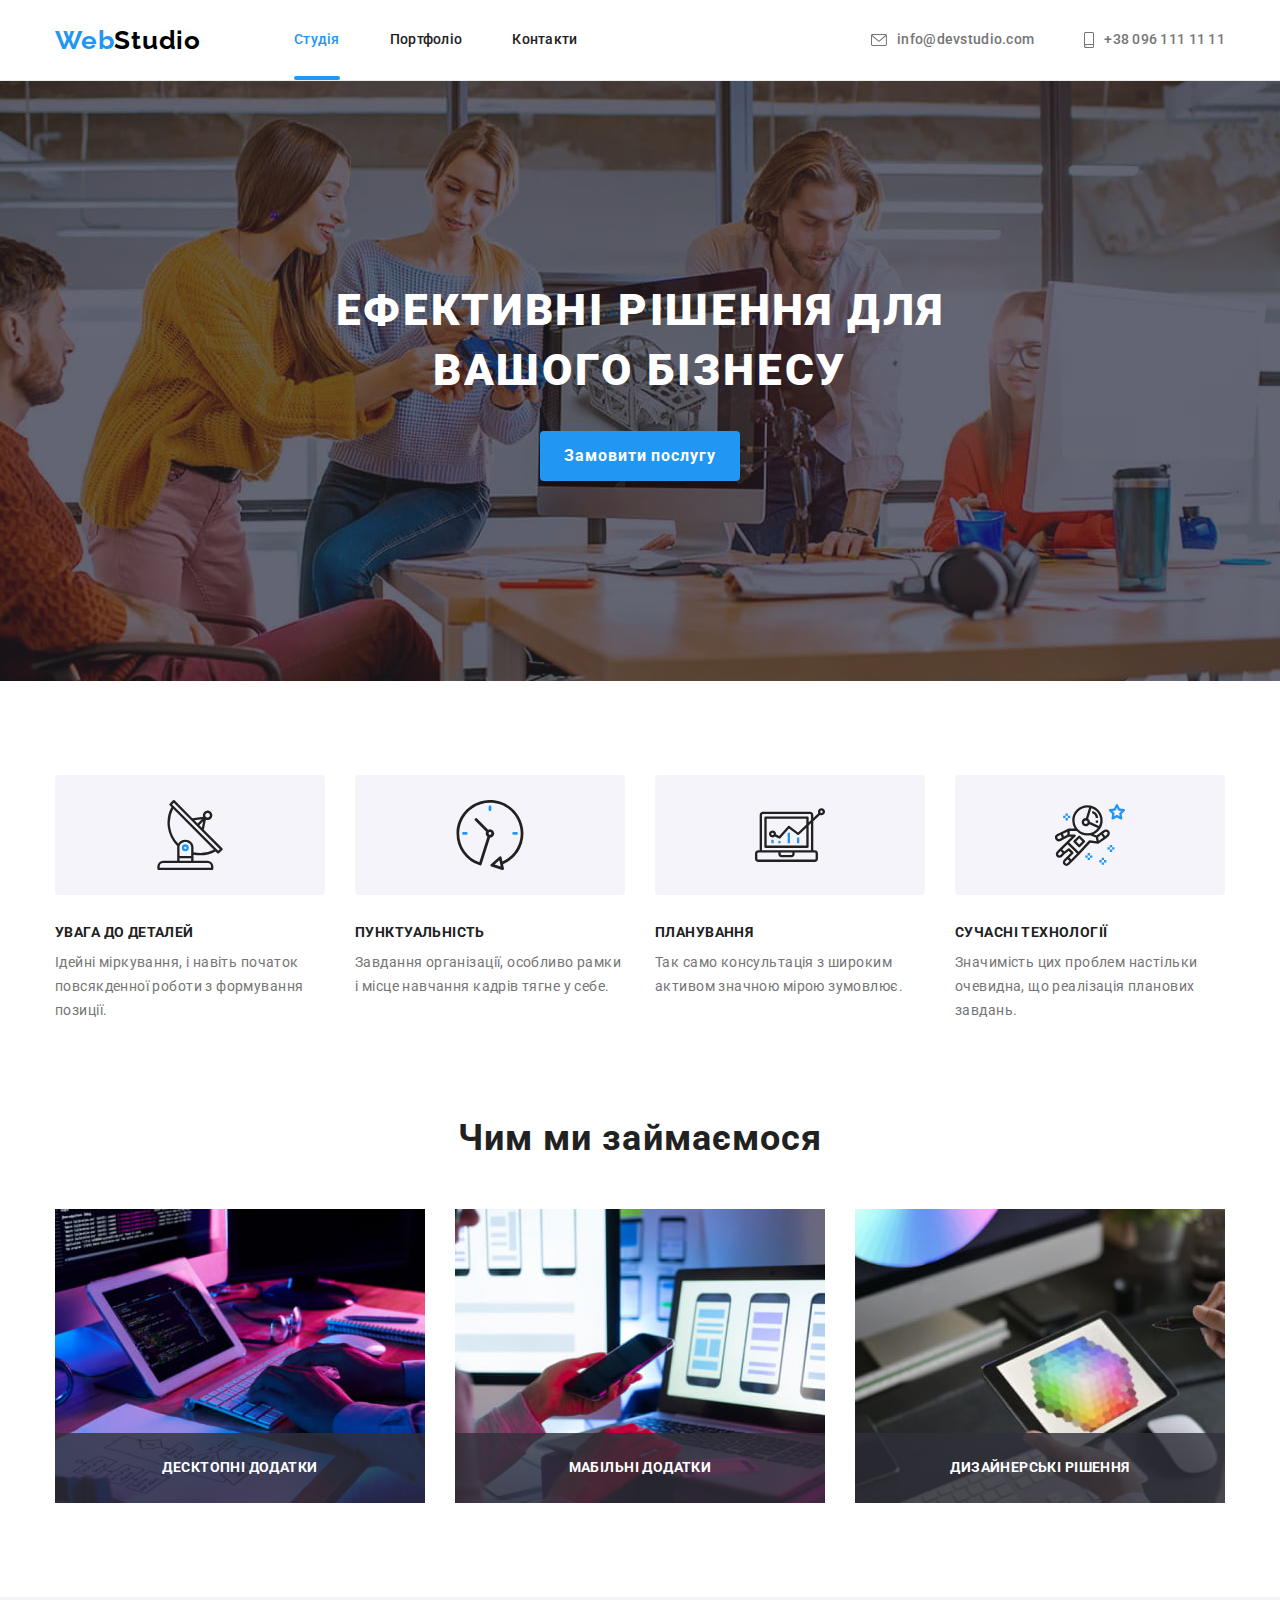
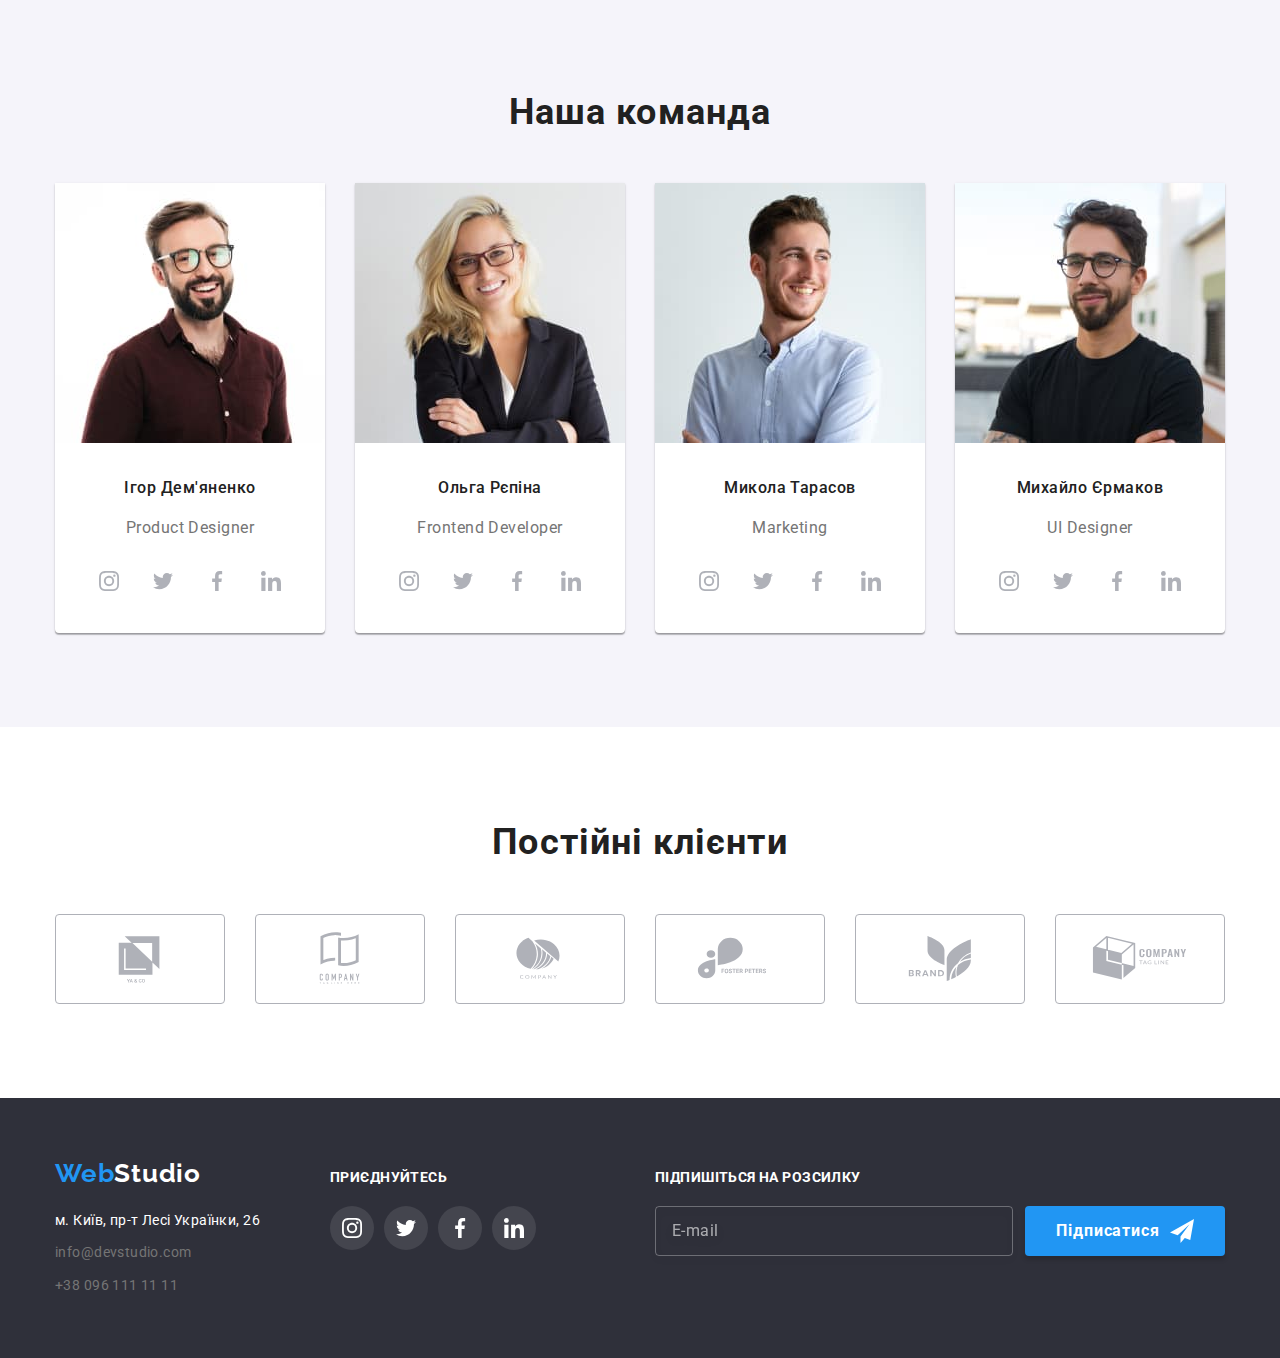
<file: index.html>
<!DOCTYPE html>
<html lang="uk">
  <head>
    <meta charset="UTF-8" />
    <meta http-equiv="X-UA-Compatible" content="IE=edge" />
    <meta name="viewport" content="width=device-width, initial-scale=1.0" />
    <title>Студия</title>
    <link rel="preconnect" href="https://fonts.googleapis.com" />
    <link rel="preconnect" href="https://fonts.gstatic.com" crossorigin />
    <link
      href="https://fonts.googleapis.com/css2?family=Raleway:wght@700&family=Roboto:wght@400;500;700;900&display=swap"
      rel="stylesheet"
    />
    <link
      rel="stylesheet"
      href="https://cdnjs.cloudflare.com/ajax/libs/modern-normalize/1.1.0/modern-normalize.min.css"
    />
    <link rel="stylesheet" href="./css/main.min.css" />
  </head>
  <body data-modal-parent>
    <!-- <div class="test"></div> -->
    <!-- Хедер -->
    <header class="header">
      <div class="container header__container">
        <a href="./index.html" class="logo"><span class="logo__accent">Web</span>Studio</a>
        <button
          type="button"
          class="header__menu-button"
          aria-expanded="false"
          aria-controls="page-menu"
          data-menu-open
        >
          <svg width="40" height="40" class="icon">
            <use href="./images/icons.svg#menu"></use>
          </svg>
        </button>
        <div class="page-menu" id="page-menu" data-menu>
          <div class="page-menu__container">
            <button type="button" class="page-menu__close-button" data-menu-close>
              <svg width="19" height="19" class="icon">
                <use href="./images/icons.svg#cross"></use>
              </svg>
            </button>
            <nav class="header__nav">
              <ul class="site-nav header__site-nav">
                <li class="site-nav__item">
                  <a href="./index.html" class="site-nav__link site-nav__link--current">Студія</a>
                </li>
                <li class="site-nav__item"><a href="./portfolio.html" class="site-nav__link">Портфоліо</a></li>
                <li class="site-nav__item"><a href="./contacts.html" class="site-nav__link">Контакти</a></li>
              </ul>
            </nav>

            <ul class="header-contact header__header-contact">
              <li class="header-contact__item header-contact__email">
                <a href="mailto:info@devstudio.com" class="header-contact__link">
                  <svg class="header-contact__icon" width="16" height="12">
                    <use href="./images/icons.svg#envelope"></use>
                  </svg>
                  info@devstudio.com
                </a>
              </li>
              <li class="header-contact__item header-contact__phone">
                <a href="tel:+380961111111" class="header-contact__link">
                  <svg class="header-contact__icon" width="10" height="16">
                    <use href="./images/icons.svg#smartphone"></use>
                  </svg>
                  +38 096 111 11 11
                </a>
              </li>
            </ul>
            <ul class="social-text">
              <li class="social-text__item"><a href="" class="social-text__link">Instagram</a></li>
              <li class="social-text__item"><a href="" class="social-text__link">Twitter</a></li>
              <li class="social-text__item"><a href="" class="social-text__link">Facebook</a></li>
              <li class="social-text__item"><a href="" class="social-text__link">LinkedIn</a></li>
            </ul>
          </div>
        </div>
      </div>
    </header>

    <main>
      <!-- Герой -->
      <section class="hero">
        <div class="container">
          <h1 class="hero__title">Ефективні рішення для<br />вашого бізнесу</h1>
          <button type="button" class="button hero__button" data-modal-open>Замовити послугу</button>
        </div>
      </section>

      <!-- Особенности -->
      <section class="section section__features">
        <div class="container">
          <h2 class="visually-hidden">Наші переваги</h2>
          <ul class="features">
            <li class="features__item">
              <div class="features__container">
                <svg class="features__icon" width="70" height="70">
                  <use href="./images/icons.svg#antenna"></use>
                </svg>
              </div>
              <h3 class="features__title">Увага до деталей</h3>
              <p class="features__text">
                Ідейні міркування, і навіть початок повсякденної роботи з формування позиції.
              </p>
            </li>
            <li class="features__item">
              <div class="features__container">
                <svg class="features__icon" width="70" height="70">
                  <use href="./images/icons.svg#clock"></use>
                </svg>
              </div>
              <h3 class="features__title">Пунктуальність</h3>
              <p class="features__text">Завдання організації, особливо рамки і місце навчання кадрів тягне у себе.</p>
            </li>
            <li class="features__item">
              <div class="features__container">
                <svg class="features__icon" width="70" height="70">
                  <use href="./images/icons.svg#diagram"></use>
                </svg>
              </div>
              <h3 class="features__title">Планування</h3>
              <p class="features__text">Так само консультація з широким активом значною мірою зумовлює.</p>
            </li>
            <li class="features__item">
              <div class="features__container">
                <svg class="features__icon" width="70" height="70">
                  <use href="./images/icons.svg#astronaut"></use>
                </svg>
              </div>
              <h3 class="features__title">Сучасні технології</h3>
              <p class="features__text">Значимість цих проблем настільки очевидна, що реалізація планових завдань.</p>
            </li>
          </ul>
        </div>
      </section>

      <!-- Чем мы занимаемся -->
      <section class="section section__area">
        <div class="container">
          <h2 class="section__title">Чим ми займаємося</h2>
          <ul class="area">
            <li class="area__item">
              <img
                srcset="./images/illustration-1.jpg 1x, ./images/illustration-1@2x.jpg 2x"
                alt="Веб дизайн для ПК и планшета"
                width="370"
                height="294"
                class="area__image"
                loading="lazy"
              />
              <h3 class="area__overlay">Десктопні додатки</h3>
            </li>
            <li class="area__item">
              <img
                srcset="./images/illustration-2.jpg 1x, ./images/illustration-2@2x.jpg 2x"
                alt="Веб дизайн для ПК и планшета"
                width="370"
                height="294"
                class="area__image"
                loading="lazy"
              />
              <h3 class="area__overlay">Мабільні додатки</h3>
            </li>
            <li class="area__item">
              <img
                srcset="./images/illustration-3.jpg 1x, ./images/illustration-3@2x.jpg 2x"
                alt="Веб дизайн для ПК и планшета"
                width="370"
                height="294"
                class="area__image"
                loading="lazy"
              />
              <h3 class="area__overlay">Дизайнерські рішення</h3>
            </li>
          </ul>
        </div>
      </section>

      <!-- Наша команда -->
      <section class="section section__team">
        <div class="container">
          <h2 class="section__title">Наша команда</h2>
          <ul class="team">
            <li class="team__item">
              <picture>
                <source
                  srcset="./images/team/igor-demyanenko-mob.jpg 1x, ./images/team/igor-demyanenko-mob@2x.jpg 2x"
                  media="(max-width: 767px)"
                />
                <source
                  srcset="./images/team/igor-demyanenko-des.jpg 1x, ./images/team/igor-demyanenko-des@2x.jpg 2x"
                  media="(min-width: 1200px)"
                />
                <source
                  srcset="./images/team/igor-demyanenko-tab.jpg 1x, ./images/team/igor-demyanenko-tab@2x.jpg 2x"
                  media="(min-width: 768px)"
                />

                <img
                  src="./images/team/mobile/igor-demyanenko.jpg"
                  alt="Фотографія Ігоря Дем'яненко"
                  width="450"
                  height="460"
                  class="team__photo"
                />
              </picture>

              <div class="team__container">
                <h3 class="team__title">Ігор Дем'яненко</h3>
                <p lang="en" class="team__text">Product Designer</p>
                <ul class="team-social">
                  <li class="team-social__item">
                    <a href="" class="team-social__link">
                      <svg class="team-social__icon" width="20" height="20">
                        <use href="./images/icons.svg#instagram"></use>
                      </svg>
                    </a>
                  </li>
                  <li class="team-social__item">
                    <a href="" class="team-social__link">
                      <svg class="team-social__icon" width="20" height="20">
                        <use href="./images/icons.svg#twitter"></use>
                      </svg>
                    </a>
                  </li>
                  <li class="team-social__item">
                    <a href="" class="team-social__link">
                      <svg class="team-social__icon" width="20" height="20">
                        <use href="./images/icons.svg#facebook"></use>
                      </svg>
                    </a>
                  </li>
                  <li class="team-social__item">
                    <a href="" class="team-social__link">
                      <svg class="team-social__icon" width="20" height="20">
                        <use href="./images/icons.svg#linkedin"></use>
                      </svg>
                    </a>
                  </li>
                </ul>
              </div>
            </li>
            <li class="team__item">
              <picture>
                <source
                  srcset="./images/team/olga-repina-mob.jpg 1x, ./images/team/olga-repina-mob@2x.jpg 2x"
                  media="(max-width: 767px)"
                />
                <source
                  srcset="./images/team/olga-repina-des.jpg 1x, ./images/team/olga-repina-des@2x.jpg 2x"
                  media="(min-width: 1200px)"
                />
                <source
                  srcset="./images/team/olga-repina-tab.jpg 1x, ./images/team/olga-repina-tab@2x.jpg 2x"
                  media="(min-width: 768px)"
                />

                <img
                  src="./images/team/olga-repina-mob.jpg"
                  alt="Фотографія Ольги Репіної"
                  width="450"
                  height="460"
                  class="team__photo"
                />
              </picture>

              <div class="team__container">
                <h3 class="team__title">Ольга Рєпіна</h3>
                <p lang="en" class="team__text">Frontend Developer</p>
                <ul class="team-social">
                  <li class="team-social__item">
                    <a href="" class="team-social__link">
                      <svg class="team-social__icon" width="20" height="20">
                        <use href="./images/icons.svg#instagram"></use>
                      </svg>
                    </a>
                  </li>
                  <li class="team-social__item">
                    <a href="" class="team-social__link">
                      <svg class="team-social__icon" width="20" height="20">
                        <use href="./images/icons.svg#twitter"></use>
                      </svg>
                    </a>
                  </li>
                  <li class="team-social__item">
                    <a href="" class="team-social__link">
                      <svg class="team-social__icon" width="20" height="20">
                        <use href="./images/icons.svg#facebook"></use>
                      </svg>
                    </a>
                  </li>
                  <li class="team-social__item">
                    <a href="" class="team-social__link">
                      <svg class="team-social__icon" width="20" height="20">
                        <use href="./images/icons.svg#linkedin"></use>
                      </svg>
                    </a>
                  </li>
                </ul>
              </div>
            </li>
            <li class="team__item">
              <picture>
                <source
                  srcset="./images/team/nikolay-tarasov-mob.jpg 1x, ./images/team/nikolay-tarasov-mob@2x.jpg 2x"
                  media="(max-width: 767px)"
                />
                <source
                  srcset="./images/team/nikolay-tarasov-des.jpg 1x, ./images/team/nikolay-tarasov-des@2x.jpg 2x"
                  media="(min-width: 1200px)"
                />
                <source
                  srcset="./images/team/nikolay-tarasov-tab.jpg 1x, ./images/team/nikolay-tarasov-tab@2x.jpg 2x"
                  media="(min-width: 768px)"
                />

                <img
                  src="./images/team/nikolay-tarasov-mob.jpg"
                  alt="Фотографія Миколи Тарасова"
                  width="450"
                  height="460"
                  class="team__photo"
                />
              </picture>

              <div class="team__container">
                <h3 class="team__title">Микола Тарасов</h3>
                <p lang="en" class="team__text">Marketing</p>
                <ul class="team-social">
                  <li class="team-social__item">
                    <a href="" class="team-social__link">
                      <svg class="team-social__icon" width="20" height="20">
                        <use href="./images/icons.svg#instagram"></use>
                      </svg>
                    </a>
                  </li>
                  <li class="team-social__item">
                    <a href="" class="team-social__link">
                      <svg class="team-social__icon" width="20" height="20">
                        <use href="./images/icons.svg#twitter"></use>
                      </svg>
                    </a>
                  </li>
                  <li class="team-social__item">
                    <a href="" class="team-social__link">
                      <svg class="team-social__icon" width="20" height="20">
                        <use href="./images/icons.svg#facebook"></use>
                      </svg>
                    </a>
                  </li>
                  <li class="team-social__item">
                    <a href="" class="team-social__link">
                      <svg class="team-social__icon" width="20" height="20">
                        <use href="./images/icons.svg#linkedin"></use>
                      </svg>
                    </a>
                  </li>
                </ul>
              </div>
            </li>
            <li class="team__item">
              <picture>
                <source
                  srcset="./images/team/mihail-ermakov-mob.jpg 1x, ./images/team/mihail-ermakov-mob@2x.jpg 2x"
                  media="(max-width: 767px)"
                />
                <source
                  srcset="./images/team/mihail-ermakov-des.jpg 1x, ./images/team/mihail-ermakov-des@2x.jpg 2x"
                  media="(min-width: 1200px)"
                />
                <source
                  srcset="./images/team/mihail-ermakov-tab.jpg 1x, ./images/team/mihail-ermakov-tab@2x.jpg 2x"
                  media="(min-width: 768px)"
                />

                <img
                  src="./images/team/mihail-ermakov-mob.jpg"
                  alt="Фотографія Михайла Єрмакова"
                  width="450"
                  height="460"
                  class="team__photo"
                />
              </picture>
              <div class="team__container">
                <h3 class="team__title">Михайло Єрмаков</h3>
                <p lang="en" class="team__text">UI Designer</p>
                <ul class="team-social">
                  <li class="team-social__item">
                    <a href="" class="team-social__link">
                      <svg class="team-social__icon" width="20" height="20">
                        <use href="./images/icons.svg#instagram"></use>
                      </svg>
                    </a>
                  </li>
                  <li class="team-social__item">
                    <a href="" class="team-social__link">
                      <svg class="team-social__icon" width="20" height="20">
                        <use href="./images/icons.svg#twitter"></use>
                      </svg>
                    </a>
                  </li>
                  <li class="team-social__item">
                    <a href="" class="team-social__link">
                      <svg class="team-social__icon" width="20" height="20">
                        <use href="./images/icons.svg#facebook"></use>
                      </svg>
                    </a>
                  </li>
                  <li class="team-social__item">
                    <a href="" class="team-social__link">
                      <svg class="team-social__icon" width="20" height="20">
                        <use href="./images/icons.svg#linkedin"></use>
                      </svg>
                    </a>
                  </li>
                </ul>
              </div>
            </li>
          </ul>
        </div>
      </section>

      <!-- Постоянные клиенты -->

      <section class="section clients">
        <div class="container">
          <h2 class="section__title">Постійні клієнти</h2>
          <ul class="clients__list">
            <li class="clients__item">
              <a href="" class="clients__link">
                <svg class="icon" width="106" height="60">
                  <use href="./images/icons.svg#logo-1"></use>
                </svg>
              </a>
            </li>
            <li class="clients__item">
              <a href="" class="clients__link">
                <svg class="icon" width="106" height="60">
                  <use href="./images/icons.svg#logo-2"></use>
                </svg>
              </a>
            </li>
            <li class="clients__item">
              <a href="" class="clients__link">
                <svg class="icon" width="106" height="60">
                  <use href="./images/icons.svg#logo-3"></use>
                </svg>
              </a>
            </li>
            <li class="clients__item">
              <a href="" class="clients__link">
                <svg class="icon" width="106" height="60">
                  <use href="./images/icons.svg#logo-4"></use>
                </svg>
              </a>
            </li>
            <li class="clients__item">
              <a href="" class="clients__link">
                <svg class="icon" width="106" height="60">
                  <use href="./images/icons.svg#logo-5"></use>
                </svg>
              </a>
            </li>
            <li class="clients__item">
              <a href="" class="clients__link">
                <svg class="icon" width="106" height="60">
                  <use href="./images/icons.svg#logo-6"></use>
                </svg>
              </a>
            </li>
          </ul>
        </div>
      </section>
    </main>

    <!-- Подвал -->
    <footer class="footer">
      <div class="container footer__container">
        <div class="footer__sub-container">
          <div class="footer-contacts footer__footer-contacts">
            <a href="./index.html" class="logo logo--light"><span class="logo__accent">Web</span>Studio</a>
            <!-- Адрес -->
            <address class="footer-contacts__address">
              <p class="footer-contacts__location">м. Київ, пр-т Лесі Українки, 26</p>
              <ul class="footer-contacts__list">
                <li class="footer-contacts__item">
                  <a href="mailto:info@devstudio.com" class="footer-contacts__link">info@devstudio.com</a>
                </li>
                <li class="footer-contacts__item">
                  <a href="tel:+380961111111" class="footer-contacts__link">+38 096 111 11 11</a>
                </li>
              </ul>
            </address>
          </div>

          <div class="footer__social">
            <strong class="footer__title">Приєднуйтесь</strong>
            <ul class="footer-social">
              <li class="footer-social__item">
                <a href="" class="footer-social__link">
                  <svg width="20" height="20" class="footer-social__icon">
                    <use href="./images/icons.svg#instagram"></use>
                  </svg>
                </a>
              </li>
              <li class="footer-social__item">
                <a href="" class="footer-social__link">
                  <svg width="20" height="20" class="footer-social__icon">
                    <use href="./images/icons.svg#twitter"></use>
                  </svg>
                </a>
              </li>
              <li class="footer-social__item">
                <a href="" class="footer-social__link">
                  <svg width="20" height="20" class="footer-social__icon">
                    <use href="./images/icons.svg#facebook"></use>
                  </svg>
                </a>
              </li>
              <li class="footer-social__item">
                <a href="" class="footer-social__link">
                  <svg width="20" height="20" class="footer-social__icon">
                    <use href="./images/icons.svg#linkedin"></use>
                  </svg>
                </a>
              </li>
            </ul>
          </div>
        </div>

        <div class="subscriptions footer__subscriptions">
          <strong class="footer__title">Підпишіться на розсилку</strong>
          <form class="subscriptions__form">
            <input type="email" name="email" class="subscriptions__input" placeholder="E-mail" required />
            <button type="submit" class="button subscriptions__button">
              Підписатися
              <svg class="button__append" width="24" height="24">
                <use href="./images/icons.svg#send"></use>
              </svg>
            </button>
          </form>
        </div>
      </div>
    </footer>

    <!-- Модальное окно -->
    <div class="backdrop is-hidden" data-modal>
      <div class="order">
        <button type="button" class="order__close-button" data-modal-close>
          <svg width="11" height="11" class="icon">
            <use href="./images/icons.svg#cross"></use>
          </svg>
        </button>
        <strong class="order__title">Залиште свої дані, ми вам передзвонимо</strong>
        <form class="order__form">
          <div class="field">
            <label for="modal-name" class="field__label">Ім'я</label>
            <div class="field__container">
              <svg class="field__icon" width="18" height="18">
                <use href="./images/icons.svg#person"></use>
              </svg>
              <input type="text" name="name" id="modal-name" class="field__input" required />
            </div>
          </div>

          <div class="field">
            <label for="modal-phone" class="field__label">Телефон</label>
            <div class="field__container">
              <svg class="field__icon" width="18" height="18">
                <use href="./images/icons.svg#phone"></use>
              </svg>
              <input type="tel" name="phone" id="modal-phone" class="field__input" required />
            </div>
          </div>

          <div class="field">
            <label for="modal-email" class="field__label">Пошта</label>
            <div class="field__container">
              <svg class="field__icon" width="18" height="18">
                <use href="./images/icons.svg#email"></use>
              </svg>
              <input type="email" name="email" id="modal-email" class="field__input" />
            </div>
          </div>

          <div class="field">
            <label for="modal-comment" class="field__label">Коментар</label>
            <textarea name="comment" id="modal-comment" class="field__textarea" placeholder="Введіть текст"></textarea>
          </div>

          <label class="checkbox">
            <input type="checkbox" name="agreement" value="accepted" class="checkbox__input" required />
            <span class="checkbox__custom-input">
              <svg class="checkbox__mark" width="16" height="15">
                <use href="./images/icons.svg#mark"></use>
              </svg>
            </span>
            <span class="checkbox__label"
              >Погоджуюся з розсилкою та приймаю <a href="" class="checkbox__link">Умови договору</a>
            </span>
          </label>

          <button type="submit" class="button order__button">Відправити</button>
        </form>
      </div>
    </div>

    <!-- Скрипты -->
    <script src="./js/modal.js"></script>
    <script src="./js/mobile-menu.js"></script>
  </body>
</html>
</file>
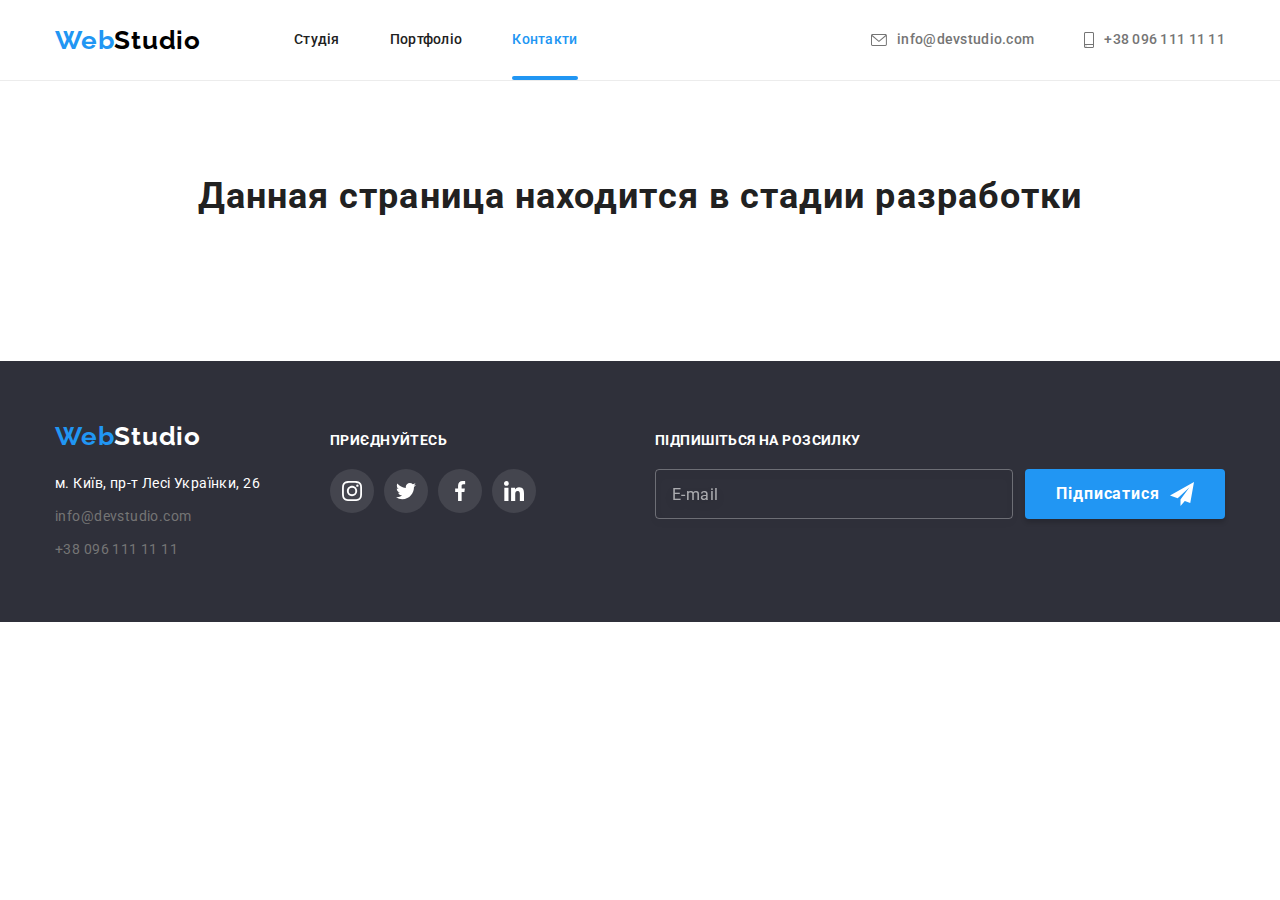
<file: contacts.html>
<!DOCTYPE html>
<html lang="ru">
  <head>
    <meta charset="UTF-8" />
    <meta http-equiv="X-UA-Compatible" content="IE=edge" />
    <meta name="viewport" content="width=device-width, initial-scale=1.0" />
    <title>Контакты</title>
    <link rel="preconnect" href="https://fonts.googleapis.com" />
    <link rel="preconnect" href="https://fonts.gstatic.com" crossorigin />
    <link
      href="https://fonts.googleapis.com/css2?family=Raleway:wght@700&family=Roboto:wght@400;500;700;900&display=swap"
      rel="stylesheet"
    />
    <link
      rel="stylesheet"
      href="https://cdnjs.cloudflare.com/ajax/libs/modern-normalize/1.1.0/modern-normalize.min.css"
    />
    <link rel="stylesheet" href="./css/main.min.css" />
  </head>
  <body data-modal-parent>
    <header class="header">
      <div class="container header__container">
        <a href="./index.html" class="logo"><span class="logo__accent">Web</span>Studio</a>
        <button
          type="button"
          class="header__menu-button"
          aria-expanded="false"
          aria-controls="page-menu"
          data-menu-open
        >
          <svg width="40" height="40" class="icon">
            <use href="./images/icons.svg#menu"></use>
          </svg>
        </button>
        <div class="page-menu" id="page-menu" data-menu>
          <div class="page-menu__container">
            <button type="button" class="page-menu__close-button" data-menu-close>
              <svg width="19" height="19" class="icon">
                <use href="./images/icons.svg#cross"></use>
              </svg>
            </button>
            <nav class="header__nav">
              <ul class="site-nav header__site-nav">
                <li class="site-nav__item">
                  <a href="./index.html" class="site-nav__link">Студія</a>
                </li>
                <li class="site-nav__item"><a href="./portfolio.html" class="site-nav__link">Портфоліо</a></li>
                <li class="site-nav__item">
                  <a href="./contacts.html" class="site-nav__link site-nav__link--current">Контакти</a>
                </li>
              </ul>
            </nav>

            <ul class="header-contact header__header-contact">
              <li class="header-contact__item header-contact__email">
                <a href="mailto:info@devstudio.com" class="header-contact__link">
                  <svg class="header-contact__icon" width="16" height="12">
                    <use href="./images/icons.svg#envelope"></use>
                  </svg>
                  info@devstudio.com
                </a>
              </li>
              <li class="header-contact__item header-contact__phone">
                <a href="tel:+380961111111" class="header-contact__link">
                  <svg class="header-contact__icon" width="10" height="16">
                    <use href="./images/icons.svg#smartphone"></use>
                  </svg>
                  +38 096 111 11 11
                </a>
              </li>
            </ul>
            <ul class="social-text">
              <li class="social-text__item"><a href="" class="social-text__link">Instagram</a></li>
              <li class="social-text__item"><a href="" class="social-text__link">Twitter</a></li>
              <li class="social-text__item"><a href="" class="social-text__link">Facebook</a></li>
              <li class="social-text__item"><a href="" class="social-text__link">LinkedIn</a></li>
            </ul>
          </div>
        </div>
      </div>
    </header>
    <main>
      <section class="section">
        <div class="container">
          <h1 class="section__title">Данная страница находится в стадии разработки</h1>
        </div>
      </section>
    </main>

    <footer class="footer">
      <div class="container footer__container">
        <div class="footer__sub-container">
          <div class="footer-contacts footer__footer-contacts">
            <a href="./index.html" class="logo logo--light"><span class="logo__accent">Web</span>Studio</a>
            <!-- Адрес -->
            <address class="footer-contacts__address">
              <p class="footer-contacts__location">м. Київ, пр-т Лесі Українки, 26</p>
              <ul class="footer-contacts__list">
                <li class="footer-contacts__item">
                  <a href="mailto:info@devstudio.com" class="footer-contacts__link">info@devstudio.com</a>
                </li>
                <li class="footer-contacts__item">
                  <a href="tel:+380961111111" class="footer-contacts__link">+38 096 111 11 11</a>
                </li>
              </ul>
            </address>
          </div>

          <div class="footer__social">
            <strong class="footer__title">Приєднуйтесь</strong>
            <ul class="footer-social">
              <li class="footer-social__item">
                <a href="" class="footer-social__link">
                  <svg width="20" height="20" class="footer-social__icon">
                    <use href="./images/icons.svg#instagram"></use>
                  </svg>
                </a>
              </li>
              <li class="footer-social__item">
                <a href="" class="footer-social__link">
                  <svg width="20" height="20" class="footer-social__icon">
                    <use href="./images/icons.svg#twitter"></use>
                  </svg>
                </a>
              </li>
              <li class="footer-social__item">
                <a href="" class="footer-social__link">
                  <svg width="20" height="20" class="footer-social__icon">
                    <use href="./images/icons.svg#facebook"></use>
                  </svg>
                </a>
              </li>
              <li class="footer-social__item">
                <a href="" class="footer-social__link">
                  <svg width="20" height="20" class="footer-social__icon">
                    <use href="./images/icons.svg#linkedin"></use>
                  </svg>
                </a>
              </li>
            </ul>
          </div>
        </div>

        <div class="subscriptions footer__subscriptions">
          <strong class="footer__title">Підпишіться на розсилку</strong>
          <form class="subscriptions__form">
            <input type="email" name="email" class="subscriptions__input" placeholder="E-mail" required />
            <button type="submit" class="button subscriptions__button">
              Підписатися
              <svg class="button__append" width="24" height="24">
                <use href="./images/icons.svg#send"></use>
              </svg>
            </button>
          </form>
        </div>
      </div>
    </footer>

    <script src="./js/mobile-menu.js"></script>
  </body>
</html>
</file>
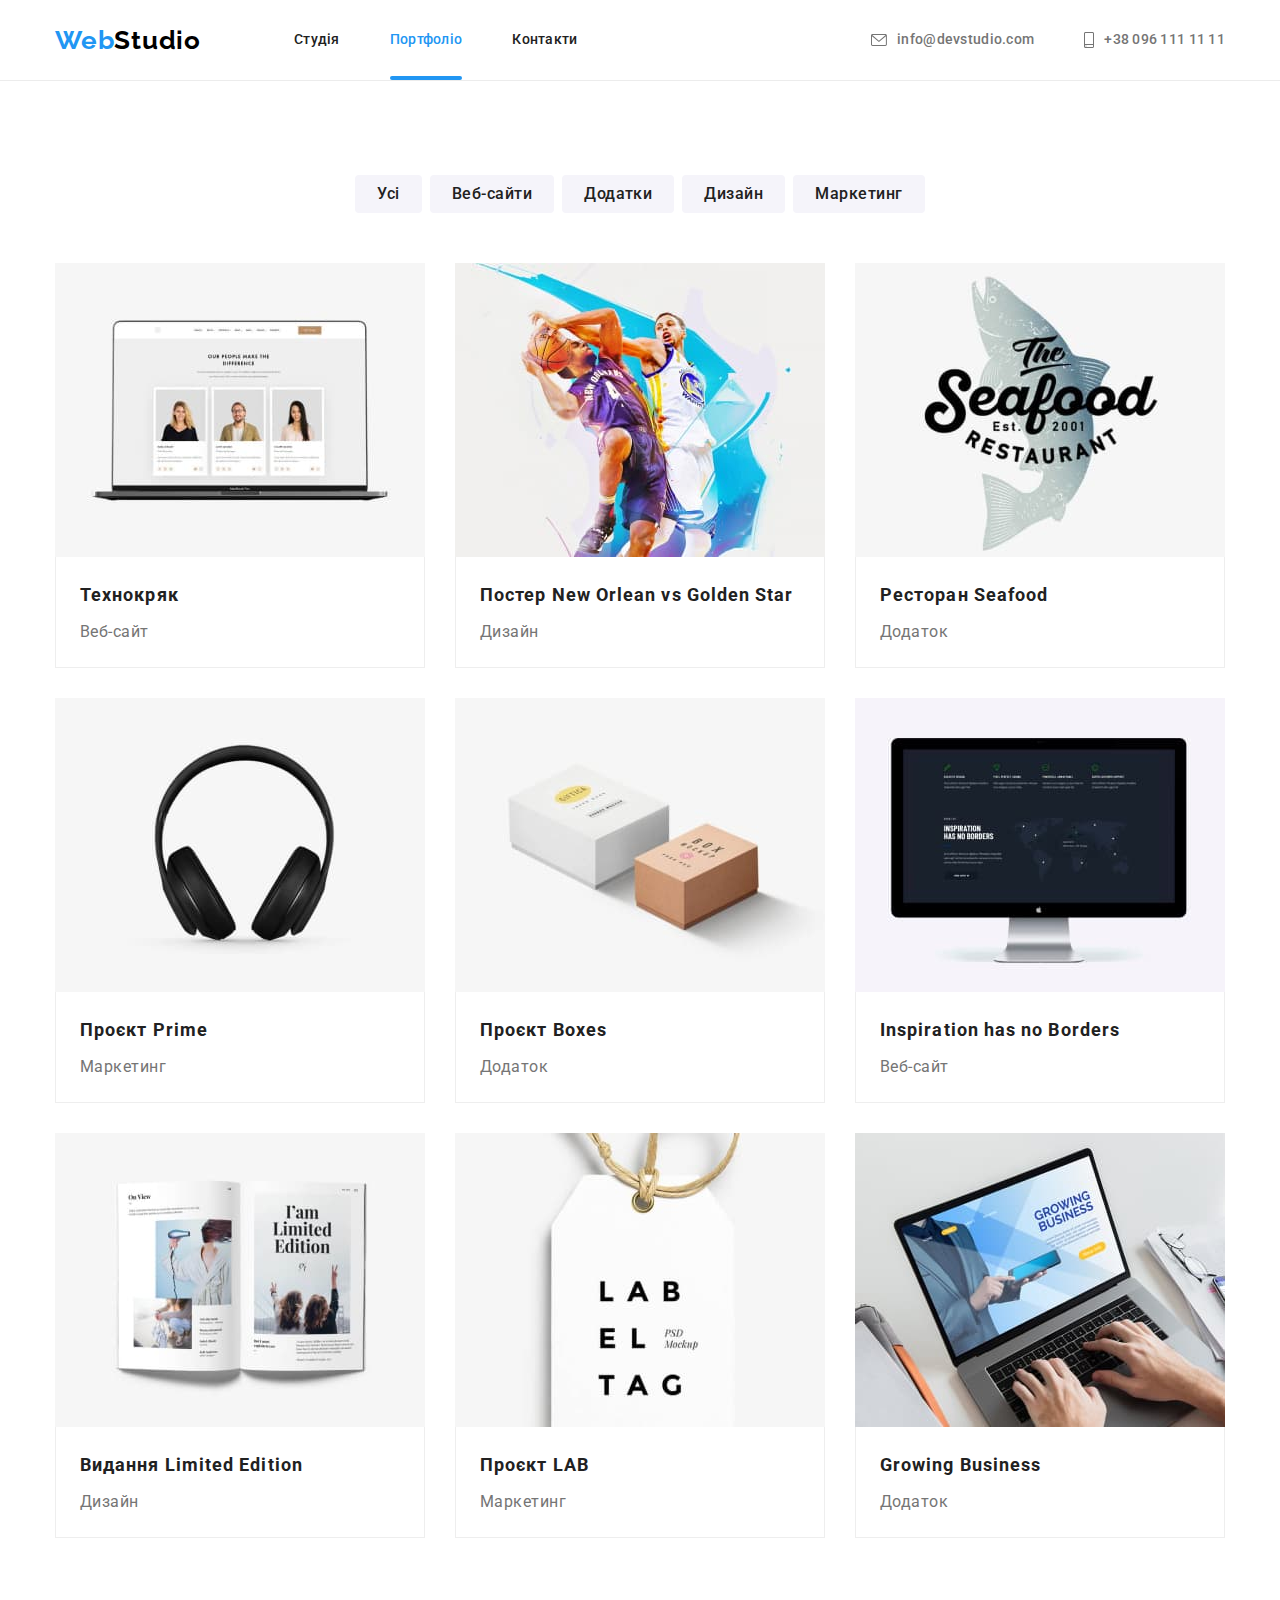
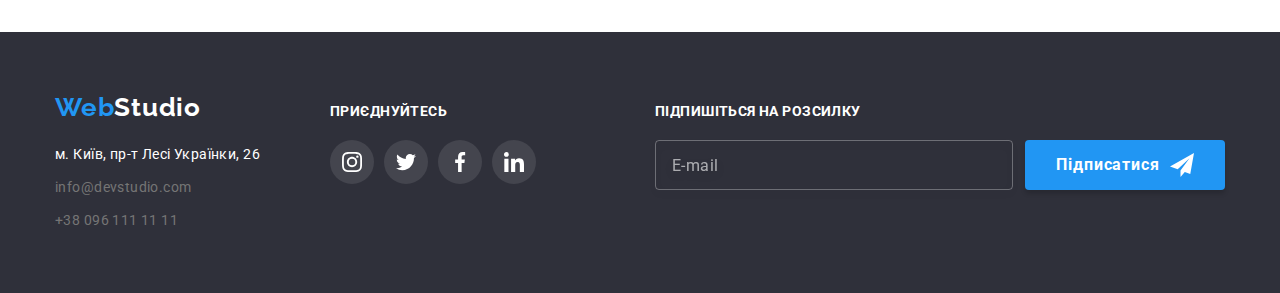
<file: portfolio.html>
<!DOCTYPE html>
<html lang="uk">
  <head>
    <meta charset="UTF-8" />
    <meta http-equiv="X-UA-Compatible" content="IE=edge" />
    <meta name="viewport" content="width=device-width, initial-scale=1.0" />
    <title>Портфолио</title>
    <link rel="preconnect" href="https://fonts.googleapis.com" />
    <link rel="preconnect" href="https://fonts.gstatic.com" crossorigin />
    <link
      href="https://fonts.googleapis.com/css2?family=Raleway:wght@700&family=Roboto:wght@400;500;700;900&display=swap"
      rel="stylesheet"
    />
    <link
      rel="stylesheet"
      href="https://cdnjs.cloudflare.com/ajax/libs/modern-normalize/1.1.0/modern-normalize.min.css"
    />
    <link rel="stylesheet" href="./css/main.min.css" />
  </head>
  <body data-modal-parent>
    <!-- Хэдер скопирован из index.html -->
    <header class="header">
      <div class="container header__container">
        <a href="./index.html" class="logo"><span class="logo__accent">Web</span>Studio</a>
        <button
          type="button"
          class="header__menu-button"
          aria-expanded="false"
          aria-controls="page-menu"
          data-menu-open
        >
          <svg width="40" height="40" class="icon">
            <use href="./images/icons.svg#menu"></use>
          </svg>
        </button>
        <div class="page-menu" id="page-menu" data-menu>
          <div class="page-menu__container">
            <button type="button" class="page-menu__close-button" data-menu-close>
              <svg width="19" height="19" class="icon">
                <use href="./images/icons.svg#cross"></use>
              </svg>
            </button>
            <nav class="header__nav">
              <ul class="site-nav header__site-nav">
                <li class="site-nav__item">
                  <a href="./index.html" class="site-nav__link">Студія</a>
                </li>
                <li class="site-nav__item">
                  <a href="./portfolio.html" class="site-nav__link site-nav__link--current">Портфоліо</a>
                </li>
                <li class="site-nav__item"><a href="./contacts.html" class="site-nav__link">Контакти</a></li>
              </ul>
            </nav>

            <ul class="header-contact header__header-contact">
              <li class="header-contact__item header-contact__email">
                <a href="mailto:info@devstudio.com" class="header-contact__link">
                  <svg class="header-contact__icon" width="16" height="12">
                    <use href="./images/icons.svg#envelope"></use>
                  </svg>
                  info@devstudio.com
                </a>
              </li>
              <li class="header-contact__item header-contact__phone">
                <a href="tel:+380961111111" class="header-contact__link">
                  <svg class="header-contact__icon" width="10" height="16">
                    <use href="./images/icons.svg#smartphone"></use>
                  </svg>
                  +38 096 111 11 11
                </a>
              </li>
            </ul>
            <ul class="social-text">
              <li class="social-text__item"><a href="" class="social-text__link">Instagram</a></li>
              <li class="social-text__item"><a href="" class="social-text__link">Twitter</a></li>
              <li class="social-text__item"><a href="" class="social-text__link">Facebook</a></li>
              <li class="social-text__item"><a href="" class="social-text__link">LinkedIn</a></li>
            </ul>
          </div>
        </div>
      </div>
    </header>

    <main>
      <section class="section">
        <div class="container">
          <h1 class="visually-hidden">Портфоліо</h1>
          <ul class="filter">
            <li class="filter__item">
              <button type="button" class="filter__button">Усі</button>
            </li>
            <li class="filter__item">
              <button type="button" class="filter__button">Веб-сайти</button>
            </li>
            <li class="filter__item">
              <button type="button" class="filter__button">Додатки</button>
            </li>
            <li class="filter__item">
              <button type="button" class="filter__button">Дизайн</button>
            </li>
            <li class="filter__item">
              <button type="button" class="filter__button">Маркетинг</button>
            </li>
          </ul>
          <ul class="portfolio">
            <li class="portfolio__item">
              <a href="" class="portfolio__link">
                <div class="portfolio__container">
                  <picture>
                    <source
                      srcset="./images/portfolio/img-1-des.jpg 1x, ./images/portfolio/img-1-des@2x.jpg 2x"
                      media="(min-width: 1200px)"
                    />
                    <source
                      srcset="./images/portfolio/img-1-tab.jpg 1x, ./images/portfolio/img-1-tab@2x.jpg 2x"
                      media="(min-width: 768px)"
                    />
                    <source
                      srcset="./images/portfolio/img-1-mob.jpg 1x, ./images/portfolio/img-1-mob@2x.jpg 2x"
                      media="(max-width: 767px)"
                    />
                    <img
                      src="./images/portfolio/img-1-mob.jpg"
                      alt="Веб-сайт на екрані ноутбука"
                      width="450"
                      height="294"
                    />
                  </picture>
                  <div class="portfolio__overlay">
                    <p class="portfolio__text">
                      Ресурс пропонує комплексні пропозиції з різним рівнем функціоналу та сервісів. Все це дозволить
                      відвідувачу отримати вичерпні відомості про компанію чи приватну особу.
                    </p>
                  </div>
                </div>
                <div class="portfolio__description">
                  <h2 class="portfolio__title">Технокряк</h2>
                  <p class="portfolio__type">Веб-сайт</p>
                </div>
              </a>
            </li>
            <li class="portfolio__item">
              <a href="" class="link portfolio__link">
                <div class="portfolio__container">
                  <picture>
                    <source
                      srcset="./images/portfolio/img-2-des.jpg 1x, ./images/portfolio/img-2-des@2x.jpg 2x"
                      media="(min-width: 1200px)"
                    />

                    <source
                      srcset="./images/portfolio/img-2-tab.jpg 1x, ./images/portfolio/img-2-tab@2x.jpg 2x"
                      media="(min-width: 768px)"
                    />
                    <source
                      srcset="./images/portfolio/img-2-mob.jpg 1x, ./images/portfolio/img-2-mob@2x.jpg 2x"
                      media="(max-width: 767px)"
                    />
                    <img src="./images/portfolio/img-2-mob.jpg" alt="Два баскетболіста" width="450" height="294" />
                  </picture>

                  <div class="portfolio__overlay">
                    <p class="portfolio__text">
                      Lorem ipsum dolor sit amet, consectetur adipisicing elit. Praesentium libero, molestiae nisi iure
                      voluptates reprehenderit incidunt nihil accusantium atque, doloribus quo ut quasi officiis ducimus
                      beatae accusamus sequi. Cupiditate, quia nisi. Quaerat natus ullam repellat.
                    </p>
                  </div>
                </div>
                <div class="portfolio__description">
                  <h2 class="portfolio__title">Постер New Orlean vs Golden Star</h2>
                  <p class="portfolio__type">Дизайн</p>
                </div>
              </a>
            </li>
            <li class="portfolio__item">
              <a href="" class="link portfolio__link">
                <div class="portfolio__container">
                  <picture>
                    <source
                      srcset="./images/portfolio/img-3-des.jpg 1x, ./images/portfolio/img-3-des@2x.jpg 2x"
                      media="(min-width: 1200px)"
                    />

                    <source
                      srcset="./images/portfolio/img-3-tab.jpg 1x, ./images/portfolio/img-3-tab@2x.jpg 2x"
                      media="(min-width: 768px)"
                    />
                    <source
                      srcset="./images/portfolio/img-3-mob.jpg 1x, ./images/portfolio/img-3-mob@2x.jpg 2x"
                      media="(max-width: 767px)"
                    />
                    <img
                      src="./images/portfolio/img-3-mob.jpg"
                      alt="Логотип ресторана Seafood"
                      width="450"
                      height="294"
                    />
                  </picture>

                  <div class="portfolio__overlay">
                    <p class="portfolio__text">
                      Lorem ipsum, dolor sit amet consectetur adipisicing elit. Numquam libero quasi facilis tenetur
                      laborum cumque nobis esse iste rem, quo perferendis? Ut vero dolorem dignissimos, ratione
                      repellendus deserunt odio alias.
                    </p>
                  </div>
                </div>
                <div class="portfolio__description">
                  <h2 class="portfolio__title">Ресторан Seafood</h2>
                  <p class="portfolio__type">Додаток</p>
                </div>
              </a>
            </li>
            <li class="portfolio__item">
              <a href="" class="link portfolio__link">
                <div class="portfolio__container">
                  <picture>
                    <source
                      srcset="./images/portfolio/img-4-des.jpg 1x, ./images/portfolio/img-4-des@2x.jpg 2x"
                      media="(min-width: 1200px)"
                    />

                    <source
                      srcset="./images/portfolio/img-4-tab.jpg 1x, ./images/portfolio/img-4-tab@2x.jpg 2x"
                      media="(min-width: 768px)"
                    />
                    <source
                      srcset="./images/portfolio/img-4-mob.jpg 1x, ./images/portfolio/img-4-mob@2x.jpg 2x"
                      media="(max-width: 767px)"
                    />
                    <img src="./images/portfolio/img-4-mob.jpg" alt="Накладні навушники" width="450" height="294" />
                  </picture>
                  <div class="portfolio__overlay">
                    <p class="portfolio__text">
                      Lorem ipsum dolor sit amet consectetur adipisicing elit. Iste, sunt nihil optio laudantium
                      incidunt aliquam enim officiis maiores perferendis blanditiis impedit commodi delectus, minus
                      magni maxime exercitationem? Vitae soluta, magni ducimus dolor fuga voluptate nam!
                    </p>
                  </div>
                </div>
                <div class="portfolio__description">
                  <h2 class="portfolio__title">Проєкт Prime</h2>
                  <p class="portfolio__type">Маркетинг</p>
                </div>
              </a>
            </li>
            <li class="portfolio__item">
              <a href="" class="link portfolio__link">
                <div class="portfolio__container">
                  <picture>
                    <source
                      srcset="./images/portfolio/img-5-des.jpg 1x, ./images/portfolio/img-5-des@2x.jpg 2x"
                      media="(min-width: 1200px)"
                    />

                    <source
                      srcset="./images/portfolio/img-5-tab.jpg 1x, ./images/portfolio/img-5-tab@2x.jpg 2x"
                      media="(min-width: 768px)"
                    />
                    <source
                      srcset="./images/portfolio/img-5-mob.jpg 1x, ./images/portfolio/img-5-mob@2x.jpg 2x"
                      media="(max-width: 767px)"
                    />
                    <img src="./images/portfolio/img-5-mob.jpg" alt="Дві картонні коробочки" width="450" height="294" />
                  </picture>
                  <div class="portfolio__overlay">
                    <p class="portfolio__text">
                      Lorem ipsum dolor, sit amet consectetur adipisicing elit. Ipsum officiis iure sit omnis qui ullam
                      fugiat accusamus rerum dolore iste.
                    </p>
                  </div>
                </div>
                <div class="portfolio__description">
                  <h2 class="portfolio__title">Проєкт Boxes</h2>
                  <p class="portfolio__type">Додаток</p>
                </div>
              </a>
            </li>
            <li class="portfolio__item">
              <a href="" class="link portfolio__link">
                <div class="portfolio__container">
                  <picture>
                    <source
                      srcset="./images/portfolio/img-6-des.jpg 1x, ./images/portfolio/img-6-des@2x.jpg 2x"
                      media="(min-width: 1200px)"
                    />

                    <source
                      srcset="./images/portfolio/img-6-tab.jpg 1x, ./images/portfolio/img-6-tab@2x.jpg 2x"
                      media="(min-width: 768px)"
                    />
                    <source
                      srcset="./images/portfolio/img-6-mob.jpg 1x, ./images/portfolio/img-6-mob@2x.jpg 2x"
                      media="(max-width: 767px)"
                    />
                    <img src="./images/portfolio/img-6-mob.jpg" alt="Монітор з веб-сатом" width="450" height="294" />
                  </picture>
                  <div class="portfolio__overlay">
                    <p class="portfolio__text">
                      Lorem ipsum dolor sit, amet consectetur adipisicing elit. Illo veniam, optio corporis at eligendi
                      id distinctio, ducimus numquam hic esse repellat unde soluta quidem! Quaerat.
                    </p>
                  </div>
                </div>
                <div class="portfolio__description">
                  <h2 class="portfolio__title">Inspiration has no Borders</h2>
                  <p class="portfolio__type">Веб-сайт</p>
                </div>
              </a>
            </li>
            <li class="portfolio__item">
              <a href="" class="link portfolio__link">
                <div class="portfolio__container">
                  <picture>
                    <source
                      srcset="./images/portfolio/img-7-des.jpg 1x, ./images/portfolio/img-7-des@2x.jpg 2x"
                      media="(min-width: 1200px)"
                    />

                    <source
                      srcset="./images/portfolio/img-7-tab.jpg 1x, ./images/portfolio/img-7-tab@2x.jpg 2x"
                      media="(min-width: 768px)"
                    />
                    <source
                      srcset="./images/portfolio/img-7-mob.jpg 1x, ./images/portfolio/img-7-mob@2x.jpg 2x"
                      media="(max-width: 767px)"
                    />
                    <img
                      src="./images/portfolio/img-7-mob.jpg"
                      alt="Відкритий разворот брошури"
                      width="450"
                      height="294"
                    />
                  </picture>
                  <div class="portfolio__overlay">
                    <p class="portfolio__text">
                      Lorem ipsum dolor sit amet consectetur adipisicing elit. Laborum illo et autem, culpa, accusantium
                      pariatur a soluta commodi molestiae exercitationem ullam similique blanditiis ratione officiis.
                    </p>
                  </div>
                </div>
                <div class="portfolio__description">
                  <h2 class="portfolio__title">Видання Limited Edition</h2>
                  <p class="portfolio__type">Дизайн</p>
                </div>
              </a>
            </li>
            <li class="portfolio__item">
              <a href="" class="link portfolio__link">
                <div class="portfolio__container">
                  <picture>
                    <source
                      srcset="./images/portfolio/img-8-des.jpg 1x, ./images/portfolio/img-8-des@2x.jpg 2x"
                      media="(min-width: 1200px)"
                    />

                    <source
                      srcset="./images/portfolio/img-8-tab.jpg 1x, ./images/portfolio/img-8-tab@2x.jpg 2x"
                      media="(min-width: 768px)"
                    />
                    <source
                      srcset="./images/portfolio/img-8-mob.jpg 1x, ./images/portfolio/img-8-mob@2x.jpg 2x"
                      media="(max-width: 767px)"
                    />
                    <img src="./images/portfolio/img-8-mob.jpg" alt="Картонна бирка" width="450" height="294" />
                  </picture>
                  <div class="portfolio__overlay">
                    <p class="portfolio__text">
                      Lorem ipsum, dolor sit amet consectetur adipisicing elit. Assumenda architecto placeat quae
                      consequatur quod quasi!
                    </p>
                  </div>
                </div>
                <div class="portfolio__description">
                  <h2 class="portfolio__title">Проєкт LAB</h2>
                  <p class="portfolio__type">Маркетинг</p>
                </div>
              </a>
            </li>
            <li class="portfolio__item">
              <a href="" class="link portfolio__link">
                <div class="portfolio__container">
                  <picture>
                    <source
                      srcset="./images/portfolio/img-9-des.jpg 1x, ./images/portfolio/img-9-des@2x.jpg 2x"
                      media="(min-width: 1200px)"
                    />

                    <source
                      srcset="./images/portfolio/img-9-tab.jpg 1x, ./images/portfolio/img-9-tab@2x.jpg 2x"
                      media="(min-width: 768px)"
                    />
                    <source
                      srcset="./images/portfolio/img-9-mob.jpg 1x, ./images/portfolio/img-9-mob@2x.jpg 2x"
                      media="(max-width: 767px)"
                    />
                    <img src="./images/portfolio/img-9-mob.jpg" alt="Застосунок на ноутбуці" width="450" height="294" />
                  </picture>
                  <div class="portfolio__overlay">
                    <p class="portfolio__text">
                      Lorem ipsum dolor sit, amet consectetur adipisicing elit. Consequatur, atque. Temporibus laborum
                      assumenda repellat, cumque, deserunt eveniet sed veritatis sint, asperiores quisquam neque impedit
                      fugit? Odio assumenda accusantium ipsum. Rerum.
                    </p>
                  </div>
                </div>
                <div class="portfolio__description">
                  <h2 class="portfolio__title">Growing Business</h2>
                  <p class="portfolio__type">Додаток</p>
                </div>
              </a>
            </li>
          </ul>
        </div>
      </section>
    </main>

    <!-- Футер скопирован из index.html -->
    <footer class="footer">
      <div class="container footer__container">
        <div class="footer__sub-container">
          <div class="footer-contacts footer__footer-contacts">
            <a href="./index.html" class="logo logo--light"><span class="logo__accent">Web</span>Studio</a>
            <!-- Адрес -->
            <address class="footer-contacts__address">
              <p class="footer-contacts__location">м. Київ, пр-т Лесі Українки, 26</p>
              <ul class="footer-contacts__list">
                <li class="footer-contacts__item">
                  <a href="mailto:info@devstudio.com" class="footer-contacts__link">info@devstudio.com</a>
                </li>
                <li class="footer-contacts__item">
                  <a href="tel:+380961111111" class="footer-contacts__link">+38 096 111 11 11</a>
                </li>
              </ul>
            </address>
          </div>

          <div class="footer__social">
            <strong class="footer__title">Приєднуйтесь</strong>
            <ul class="footer-social">
              <li class="footer-social__item">
                <a href="" class="footer-social__link">
                  <svg width="20" height="20" class="footer-social__icon">
                    <use href="./images/icons.svg#instagram"></use>
                  </svg>
                </a>
              </li>
              <li class="footer-social__item">
                <a href="" class="footer-social__link">
                  <svg width="20" height="20" class="footer-social__icon">
                    <use href="./images/icons.svg#twitter"></use>
                  </svg>
                </a>
              </li>
              <li class="footer-social__item">
                <a href="" class="footer-social__link">
                  <svg width="20" height="20" class="footer-social__icon">
                    <use href="./images/icons.svg#facebook"></use>
                  </svg>
                </a>
              </li>
              <li class="footer-social__item">
                <a href="" class="footer-social__link">
                  <svg width="20" height="20" class="footer-social__icon">
                    <use href="./images/icons.svg#linkedin"></use>
                  </svg>
                </a>
              </li>
            </ul>
          </div>
        </div>

        <div class="subscriptions footer__subscriptions">
          <strong class="footer__title">Підпишіться на розсилку</strong>
          <form class="subscriptions__form">
            <input type="email" name="email" class="subscriptions__input" placeholder="E-mail" required />
            <button type="submit" class="button subscriptions__button">
              Підписатися
              <svg class="button__append" width="24" height="24">
                <use href="./images/icons.svg#send"></use>
              </svg>
            </button>
          </form>
        </div>
      </div>
    </footer>
    <script src="./js/mobile-menu.js"></script>
  </body>
</html>
</file>
<file: css/main.min.css>
.visually-hidden{position:absolute;width:1px;height:1px;margin:-1px;border:0;padding:0;white-space:nowrap;-webkit-clip-path:inset(100%);clip-path:inset(100%);clip:rect(0 0 0 0);overflow:hidden}.is-hidden{visibility:hidden;opacity:0;pointer-events:none}.block-scroll{overflow:hidden}@media screen and (max-width: 767px){.block-scroll--mobile{overflow:hidden}}h1,h2,h3,p{margin-top:0;margin-bottom:0}ul{margin-top:0;margin-bottom:0;padding-left:0;list-style-type:none}a{color:inherit;text-decoration:inherit}body{min-width:320px;font-family:"Roboto",sans-serif;font-size:16px;color:#757575}img{display:block;max-width:100%;height:auto}svg{fill:currentColor}.logo{font-family:"Raleway",sans-serif;font-weight:700;font-size:24px;line-height:1.17;letter-spacing:.03em;color:#000}@media screen and (min-width: 1200px){.logo{font-size:26px;line-height:1.19}}.logo__accent{color:#2196f3}.logo--light{color:#fff}.header{border-bottom:1px solid #ececec}.header__container{display:-webkit-box;display:-ms-flexbox;display:flex;-webkit-box-align:center;-ms-flex-align:center;align-items:center;min-height:60px;padding-right:10px}@media screen and (min-width: 768px){.header__nav{display:-webkit-box;display:-ms-flexbox;display:flex;-webkit-box-align:center;-ms-flex-align:center;align-items:center}}@media screen and (min-width: 768px){.header__site-nav{margin-left:93px}}@media screen and (min-width: 768px){.header__header-contact{margin-left:auto}}.header__menu-button{display:-webkit-box;display:-ms-flexbox;display:flex;width:40px;height:40px;padding:0;margin-left:auto;-webkit-box-pack:center;-ms-flex-pack:center;justify-content:center;-webkit-box-align:center;-ms-flex-align:center;align-items:center;color:#000;background-color:rgba(0,0,0,0);border:none;cursor:pointer;-webkit-transition:color 250ms cubic-bezier(0.4, 0, 0.2, 1);transition:color 250ms cubic-bezier(0.4, 0, 0.2, 1)}.header__menu-button:hover,.header__menu-button:focus{color:#2196f3}@media screen and (min-width: 768px){.header__menu-button{display:none}}@media screen and (max-width: 767px){.site-nav{-webkit-box-flex:1;-ms-flex-positive:1;flex-grow:1}}@media screen and (min-width: 768px){.site-nav{display:-webkit-box;display:-ms-flexbox;display:flex;gap:50px}}@media screen and (max-width: 767px){.site-nav__item:not(:first-child){margin-top:25px}}.site-nav__link{font-weight:500;letter-spacing:.02em;color:#212121;-webkit-transition:color 250ms cubic-bezier(0.4, 0, 0.2, 1);transition:color 250ms cubic-bezier(0.4, 0, 0.2, 1)}.site-nav__link:hover,.site-nav__link:focus{color:#2196f3}@media screen and (max-width: 767px){.site-nav__link{font-size:40px;line-height:1.18}}@media screen and (min-width: 768px){.site-nav__link{position:relative;display:block;padding-top:32px;padding-bottom:32px;font-size:14px;line-height:1.14}}.site-nav__link--current{color:#2196f3}@media screen and (min-width: 768px){.site-nav__link--current::after{content:"";position:absolute;left:0;bottom:0;width:100%;height:4px;border-radius:2px;background-color:#2196f3;-webkit-animation:currentLinkAnimation 250ms cubic-bezier(0.4, 0, 0.2, 1) both;animation:currentLinkAnimation 250ms cubic-bezier(0.4, 0, 0.2, 1) both}}@-webkit-keyframes currentLinkAnimation{from{-webkit-transform:scaleX(0);transform:scaleX(0)}to{-webkit-transform:scaleX(1);transform:scaleX(1)}}@keyframes currentLinkAnimation{from{-webkit-transform:scaleX(0);transform:scaleX(0)}to{-webkit-transform:scaleX(1);transform:scaleX(1)}}.footer{text-align:center;padding-top:60px;padding-bottom:60px;background-color:#2f303a}@media screen and (min-width: 1200px){.footer{text-align:left}}@media screen and (min-width: 1200px){.footer__container{display:-webkit-box;display:-ms-flexbox;display:flex;-webkit-box-align:baseline;-ms-flex-align:baseline;align-items:baseline}}.footer__social{margin-top:60px}@media screen and (min-width: 768px){.footer__social{margin-top:0;width:50%}}@media screen and (min-width: 1200px){.footer__social{margin-left:70px;width:auto}}.footer__subscriptions{margin-top:60px}@media screen and (min-width: 1200px){.footer__subscriptions{margin-top:0}}.footer__title{display:block;font-size:14px;line-height:1.23;letter-spacing:.03em;text-transform:uppercase;color:#fff}@media screen and (min-width: 768px){.footer__sub-container{display:-webkit-box;display:-ms-flexbox;display:flex;-webkit-box-align:baseline;-ms-flex-align:baseline;align-items:baseline}}@media screen and (min-width: 768px){.footer__footer-contacts{width:50%}}@media screen and (min-width: 1200px){.footer__footer-contacts{width:auto}}.header-contact{display:-webkit-box;display:-ms-flexbox;display:flex;-webkit-box-orient:vertical;-webkit-box-direction:normal;-ms-flex-direction:column;flex-direction:column}@media screen and (max-width: 767px){.header-contact{margin-top:auto}}@media screen and (min-width: 1200px){.header-contact{-webkit-box-orient:horizontal;-webkit-box-direction:normal;-ms-flex-direction:row;flex-direction:row;gap:50px}}.header-contact__link{font-weight:500;letter-spacing:.02em}@media screen and (max-width: 767px){.header-contact__link{display:block;width:-webkit-fit-content;width:-moz-fit-content;width:fit-content;padding-top:16px;padding-bottom:16px}}@media screen and (min-width: 768px){.header-contact__link{display:-webkit-box;display:-ms-flexbox;display:flex;-webkit-box-align:center;-ms-flex-align:center;align-items:center;padding-top:5px;padding-bottom:5px;font-size:14px;line-height:1.14;-webkit-transition:color 250ms cubic-bezier(0.4, 0, 0.2, 1);transition:color 250ms cubic-bezier(0.4, 0, 0.2, 1)}.header-contact__link:hover,.header-contact__link:focus{color:#2196f3}}@media screen and (min-width: 1200px){.header-contact__link{padding-top:32px;padding-bottom:32px}}.header-contact__icon{display:none}@media screen and (min-width: 768px){.header-contact__icon{display:inline-block;margin-right:10px}}@media screen and (max-width: 767px){.header-contact__phone .header-contact__link{font-size:34px;line-height:1.18;color:#2196f3}}@media screen and (max-width: 767px)and (min-width: 320px)and (max-width: 380px){.header-contact__phone .header-contact__link{font-size:calc((100vw - 80px)/300*34)}}@media screen and (max-width: 767px)and (max-width: 319px){.header-contact__phone .header-contact__link{font-size:27.2px}}@media screen and (max-width: 767px){.header-contact__email{-webkit-box-ordinal-group:3;-ms-flex-order:2;order:2}}@media screen and (max-width: 767px){.header-contact__email .header-contact__link{font-size:24px;line-height:1.17}}.button{display:-webkit-box;display:-ms-flexbox;display:flex;padding:10px 20px;min-width:200px;-webkit-box-pack:center;-ms-flex-pack:center;justify-content:center;-webkit-box-align:center;-ms-flex-align:center;align-items:center;font-weight:700;font-size:16px;line-height:1.88;letter-spacing:.06em;color:#fff;background-color:#2196f3;border-radius:4px;border-style:none;-webkit-box-shadow:0px 4px 4px rgba(0,0,0,.15);box-shadow:0px 4px 4px rgba(0,0,0,.15);cursor:pointer;-webkit-transition:background-color 250ms cubic-bezier(0.4, 0, 0.2, 1);transition:background-color 250ms cubic-bezier(0.4, 0, 0.2, 1)}.button:hover,.button:focus{background-color:#188ce8}.button__prepend{margin-left:10px}.button__append{margin-left:10px}.footer-social,.team-social{display:-webkit-box;display:-ms-flexbox;display:flex;-webkit-box-pack:center;-ms-flex-pack:center;justify-content:center;-ms-flex-wrap:wrap;flex-wrap:wrap;gap:10px}.footer-social__link,.team-social__link{display:-webkit-box;display:-ms-flexbox;display:flex;-webkit-box-pack:center;-ms-flex-pack:center;justify-content:center;-webkit-box-align:center;-ms-flex-align:center;align-items:center;width:44px;height:44px;border-radius:50%;-webkit-transition-property:color,background-color;transition-property:color,background-color;-webkit-transition-duration:250ms;transition-duration:250ms;-webkit-transition-timing-function:cubic-bezier(0.4, 0, 0.2, 1);transition-timing-function:cubic-bezier(0.4, 0, 0.2, 1)}.team-social{margin-top:16px}.team-social__link{color:#afb1b8}.team-social__link:hover,.team-social__link:focus{color:#fff;background-color:#2196f3}.footer-social{margin-top:20px}.footer-social__link{color:#fff;background-color:rgba(255,255,255,.1)}.footer-social__link:hover,.footer-social__link:focus{background-color:#2196f3}.clients__list{display:-webkit-box;display:-ms-flexbox;display:flex;-ms-flex-wrap:wrap;flex-wrap:wrap;gap:30px}.clients__item{width:calc((100% + 30px) / 2 - 30px);height:90px}@media screen and (min-width: 768px){.clients__item{width:calc((100% + 30px) / 3 - 30px)}}@media screen and (min-width: 1200px){.clients__item{width:calc((100% + 30px) / 6 - 30px)}}.clients__link{display:-webkit-box;display:-ms-flexbox;display:flex;-webkit-box-pack:center;-ms-flex-pack:center;justify-content:center;-webkit-box-align:center;-ms-flex-align:center;align-items:center;height:100%;border-width:1px;border-style:solid;border-color:#afb1b8;color:#afb1b8;border-radius:4px;-webkit-transition-property:color,border-color;transition-property:color,border-color;-webkit-transition-duration:250ms;transition-duration:250ms;-webkit-transition-timing-function:cubic-bezier(0.4, 0, 0.2, 1);transition-timing-function:cubic-bezier(0.4, 0, 0.2, 1)}.clients__link:hover,.clients__link:focus{color:#2196f3;border-color:#2196f3}.team{display:-webkit-box;display:-ms-flexbox;display:flex;-ms-flex-wrap:wrap;flex-wrap:wrap;gap:30px}.team__item{text-align:center;background-color:#fff;-webkit-box-shadow:0px 1px 3px rgba(0,0,0,.12),0px 1px 1px rgba(0,0,0,.14),0px 2px 1px rgba(0,0,0,.2);box-shadow:0px 1px 3px rgba(0,0,0,.12),0px 1px 1px rgba(0,0,0,.14),0px 2px 1px rgba(0,0,0,.2);border-radius:0px 0px 4px 4px}@media screen and (max-width: 767px){.team__item{width:100%}}@media screen and (min-width: 768px){.team__item{width:calc((100% + 30px) / 2 - 30px)}}@media screen and (min-width: 1200px){.team__item{width:calc((100% + 30px) / 4 - 30px)}}.team__container{padding-top:30px;padding-bottom:24px;padding-left:30px;padding-right:30px}@media screen and (min-width: 1200px){.team__container{padding-bottom:30px}}.team__title,.team__text{font-size:16px;line-height:1.9;letter-spacing:.03em}.team__title{font-weight:500;color:#212121}.team__text{margin-top:10px}.area{display:-webkit-box;display:-ms-flexbox;display:flex;-webkit-column-gap:30px;-moz-column-gap:30px;column-gap:30px}.area__item{position:relative;width:calc((100% + 30px) / 3 - 30px)}.area__overlay{position:absolute;left:0;bottom:0;display:-webkit-box;display:-ms-flexbox;display:flex;height:70px;width:100%;-webkit-box-pack:center;-ms-flex-pack:center;justify-content:center;-webkit-box-align:center;-ms-flex-align:center;align-items:center;font-size:14px;line-height:1.14;letter-spacing:.03em;text-transform:uppercase;color:#fff;background-color:rgba(47,48,58,.8)}.hero{padding-top:118px;padding-bottom:118px;margin-inline:auto;text-align:center;background-color:#2f303a;background-image:-webkit-gradient(linear, left top, right top, from(rgba(47, 48, 58, 0.4)), to(rgba(47, 48, 58, 0.4))),url("../images/hero-bg-mobile.jpg");background-image:linear-gradient(to right, rgba(47, 48, 58, 0.4), rgba(47, 48, 58, 0.4)),url("../images/hero-bg-mobile.jpg");background-size:cover;background-position:center}@media(min-device-pixel-ratio: 2),(-webkit-min-device-pixel-ratio: 2),(min-resolution: 192dpi),(min-resolution: 2dppx){.hero{background-image:-webkit-gradient(linear, left top, right top, from(rgba(47, 48, 58, 0.4)), to(rgba(47, 48, 58, 0.4))),url("../images/hero-bg-mobile@2x.jpg");background-image:linear-gradient(to right, rgba(47, 48, 58, 0.4), rgba(47, 48, 58, 0.4)),url("../images/hero-bg-mobile@2x.jpg")}}@media screen and (min-width: 480px){.hero{background-image:-webkit-gradient(linear, left top, right top, from(rgba(47, 48, 58, 0.4)), to(rgba(47, 48, 58, 0.4))),url("../images/hero-bg-tablet.jpg");background-image:linear-gradient(to right, rgba(47, 48, 58, 0.4), rgba(47, 48, 58, 0.4)),url("../images/hero-bg-tablet.jpg")}}@media screen and (min-width: 480px)and (min-device-pixel-ratio: 2),screen and (min-width: 480px)and (-webkit-min-device-pixel-ratio: 2),screen and (min-width: 480px)and (min-resolution: 192dpi),screen and (min-width: 480px)and (min-resolution: 2dppx){.hero{background-image:-webkit-gradient(linear, left top, right top, from(rgba(47, 48, 58, 0.4)), to(rgba(47, 48, 58, 0.4))),url("../images/hero-bg-tablet@2x.jpg");background-image:linear-gradient(to right, rgba(47, 48, 58, 0.4), rgba(47, 48, 58, 0.4)),url("../images/hero-bg-tablet@2x.jpg")}}@media screen and (min-width: 768px){.hero{background-image:-webkit-gradient(linear, left top, right top, from(rgba(47, 48, 58, 0.4)), to(rgba(47, 48, 58, 0.4))),url("../images/hero-bg-desktop.jpg");background-image:linear-gradient(to right, rgba(47, 48, 58, 0.4), rgba(47, 48, 58, 0.4)),url("../images/hero-bg-desktop.jpg")}}@media screen and (min-width: 768px)and (min-device-pixel-ratio: 2),screen and (min-width: 768px)and (-webkit-min-device-pixel-ratio: 2),screen and (min-width: 768px)and (min-resolution: 192dpi),screen and (min-width: 768px)and (min-resolution: 2dppx){.hero{background-image:-webkit-gradient(linear, left top, right top, from(rgba(47, 48, 58, 0.4)), to(rgba(47, 48, 58, 0.4))),url("../images/hero-bg-desktop@2x.jpg");background-image:linear-gradient(to right, rgba(47, 48, 58, 0.4), rgba(47, 48, 58, 0.4)),url("../images/hero-bg-desktop@2x.jpg")}}@media screen and (min-width: 1200px){.hero{padding-top:200px;padding-bottom:200px;max-width:1600px}}.hero__title{margin-bottom:30px;font-weight:900;font-size:26px;line-height:1.62;letter-spacing:.06em;color:#fff;text-transform:uppercase}@media screen and (min-width: 1200px){.hero__title{font-size:44px;line-height:1.36}}.hero__button{margin-inline:auto}.features{display:-webkit-box;display:-ms-flexbox;display:flex;-ms-flex-wrap:wrap;flex-wrap:wrap;gap:30px}.features__item{width:100%}@media screen and (min-width: 768px){.features__item{width:calc((100% + 30px) / 2 - 30px)}}@media screen and (min-width: 1200px){.features__item{width:calc((100% + 30px) / 4 - 30px)}}.features__title{margin-bottom:10px;font-size:14px;line-height:1.14;letter-spacing:.03em;color:#212121;text-transform:uppercase}@media screen and (max-width: 767px){.features__title{text-align:center}}.features__text{font-size:14px;line-height:1.71;letter-spacing:.03em}.features__container{display:-webkit-box;display:-ms-flexbox;display:flex;-webkit-box-pack:center;-ms-flex-pack:center;justify-content:center;-webkit-box-align:center;-ms-flex-align:center;align-items:center;height:120px;margin-bottom:30px;color:#212121;background-color:#f5f4fa;border-radius:4px}.features__icon{--icon-accent-color: #2196f3;fill:currentColor}.backdrop{position:fixed;z-index:1;left:0;top:0;min-width:320px;width:100%;height:100%;overflow:auto;background-color:rgba(0,0,0,.2);-webkit-transition-property:opacity,visibility;transition-property:opacity,visibility;-webkit-transition-duration:300ms;transition-duration:300ms;cursor:not-allowed}.order{position:absolute;z-index:2;top:50%;left:50%;-webkit-transform:translate(-50%, -50%);transform:translate(-50%, -50%);width:100%;min-width:320px;max-width:450px;overflow:auto;padding:40px;background:#fff;-webkit-box-shadow:0px 1px 3px rgba(0,0,0,.12),0px 1px 1px rgba(0,0,0,.14),0px 2px 1px rgba(0,0,0,.2);box-shadow:0px 1px 3px rgba(0,0,0,.12),0px 1px 1px rgba(0,0,0,.14),0px 2px 1px rgba(0,0,0,.2);border-radius:4px;-webkit-transition-property:opacity,visibility,top,-webkit-transform;transition-property:opacity,visibility,top,-webkit-transform;transition-property:opacity,visibility,transform,top;transition-property:opacity,visibility,transform,top,-webkit-transform;-webkit-transition-duration:300ms;transition-duration:300ms;cursor:default}.is-hidden .order{-webkit-transform:translate(-50%, -50%) scale(0);transform:translate(-50%, -50%) scale(0)}@media screen and (min-width: 1200px){.order{max-width:528px}}@media screen and (min-width: 1200px)and (max-height: 581px),screen and (min-width: 450px)and (max-height: 595px),screen and (max-width: 449px)and (max-height: 608px){.order{top:0;-webkit-transform:translateX(-50%);transform:translateX(-50%)}}.order__close-button{position:absolute;top:8px;right:8px;display:-webkit-box;display:-ms-flexbox;display:flex;width:30px;height:30px;padding:0;-webkit-box-pack:center;-ms-flex-pack:center;justify-content:center;-webkit-box-align:center;-ms-flex-align:center;align-items:center;color:#000;background-color:rgba(0,0,0,0);border:1px solid rgba(0,0,0,.1);border-radius:50%;cursor:pointer;-webkit-transition:color 250ms cubic-bezier(0.4, 0, 0.2, 1);transition:color 250ms cubic-bezier(0.4, 0, 0.2, 1)}.order__close-button:hover,.order__close-button:focus{color:#2196f3}.order__title{display:block;margin-bottom:12px;font-weight:700;font-size:20px;line-height:1.15;text-align:center;letter-spacing:.03em;color:#212121}.order__button{margin-inline:auto}.subscriptions{margin-left:auto}.subscriptions__form{margin-top:20px}@media screen and (min-width: 1200px){.subscriptions__form{display:-webkit-box;display:-ms-flexbox;display:flex;-webkit-box-align:center;-ms-flex-align:center;align-items:center}}.subscriptions__input{display:block;width:100%;height:50px;padding:15px 16px;font-size:16px;line-height:1.25;letter-spacing:.03em;color:rgba(255,255,255,.6);background-color:rgba(0,0,0,0);border:1px solid rgba(255,255,255,.3);-webkit-filter:drop-shadow(0px 4px 4px rgba(0, 0, 0, 0.15));filter:drop-shadow(0px 4px 4px rgba(0, 0, 0, 0.15));border-radius:4px;outline:none;-webkit-transition:border-color 250ms cubic-bezier(0.4, 0, 0.2, 1);transition:border-color 250ms cubic-bezier(0.4, 0, 0.2, 1)}.subscriptions__input::-webkit-input-placeholder{color:rgba(255,255,255,.6)}.subscriptions__input::-moz-placeholder{color:rgba(255,255,255,.6)}.subscriptions__input:-ms-input-placeholder{color:rgba(255,255,255,.6)}.subscriptions__input::-ms-input-placeholder{color:rgba(255,255,255,.6)}.subscriptions__input::placeholder{color:rgba(255,255,255,.6)}@media screen and (min-width: 768px){.subscriptions__input{width:450px;margin-left:auto;margin-right:auto}}@media screen and (min-width: 1200px){.subscriptions__input{width:358px;margin-right:0;margin-left:0}}@media screen and (max-width: 1199px){.subscriptions__button{margin-left:auto;margin-right:auto;margin-top:20px}}@media screen and (min-width: 1200px){.subscriptions__button{margin-left:12px}}.footer-contacts__address{margin-top:20px}.footer-contacts__list{margin-top:9px}.footer-contacts__item:not(:first-child){margin-top:9px}.footer-contacts__link,.footer-contacts__location{font-style:normal;font-size:14px;line-height:1.71;letter-spacing:.03em}.footer-constact__link{color:rgba(255,255,255,.6)}.footer-contacts__location{color:#fff}.field{display:block;margin-bottom:10px}.field__label{display:block;width:-webkit-fit-content;width:-moz-fit-content;width:fit-content;font-size:12px;line-height:1.17;letter-spacing:.01em;margin-bottom:4px}.field__container{position:relative}.field__input{display:block;width:100%;height:40px;padding-left:40px;padding-right:12px;font-size:12px;line-height:1.17;letter-spacing:.01em;border:1px solid rgba(33,33,33,.2);border-radius:4px;outline:none;-webkit-transition:border-color 250ms cubic-bezier(0.4, 0, 0.2, 1);transition:border-color 250ms cubic-bezier(0.4, 0, 0.2, 1)}.field__input:focus,.field__input:hover{border-color:#2196f3}.field__icon{position:absolute;top:50%;-webkit-transform:translateY(-50%);transform:translateY(-50%);left:12px;color:#212121;fill:currentColor;-webkit-transition:color 250ms cubic-bezier(0.4, 0, 0.2, 1);transition:color 250ms cubic-bezier(0.4, 0, 0.2, 1)}.field:focus-within .field__icon,.field:hover .field__icon{color:#2196f3}.field__textarea{display:block;width:100%;height:120px;padding:12px 16px;font-size:12px;line-height:1.17;letter-spacing:.01em;border:1px solid rgba(33,33,33,.2);border-radius:4px;outline:none;-webkit-transition:border-color 250ms cubic-bezier(0.4, 0, 0.2, 1);transition:border-color 250ms cubic-bezier(0.4, 0, 0.2, 1);resize:none}.field__textarea:focus,.field__textarea:hover{border-color:#2196f3}.field__textarea::-webkit-input-placeholder{font-size:12px;line-height:1.17;letter-spacing:.01em;color:rgba(117,117,117,.5)}.field__textarea::-moz-placeholder{font-size:12px;line-height:1.17;letter-spacing:.01em;color:rgba(117,117,117,.5)}.field__textarea:-ms-input-placeholder{font-size:12px;line-height:1.17;letter-spacing:.01em;color:rgba(117,117,117,.5)}.field__textarea::-ms-input-placeholder{font-size:12px;line-height:1.17;letter-spacing:.01em;color:rgba(117,117,117,.5)}.field__textarea::placeholder{font-size:12px;line-height:1.17;letter-spacing:.01em;color:rgba(117,117,117,.5)}.checkbox{position:relative;display:-webkit-box;display:-ms-flexbox;display:flex;margin-bottom:20px;padding-top:10px;padding-bottom:10px;-webkit-box-align:center;-ms-flex-align:center;align-items:center}@media screen and (min-width: 1200px){.checkbox{padding-left:12px}}.checkbox__label{font-size:12px;line-height:1.17;letter-spacing:.03em;color:#757575}@media screen and (min-width: 1200px){.checkbox__label{font-size:14px;line-height:1.71}}.checkbox__input{position:absolute;left:9px;top:50%;width:1px;height:1px;margin:-1px;border:0;padding:0;white-space:nowrap;-webkit-clip-path:inset(100%);clip-path:inset(100%);clip:rect(0 0 0 0);overflow:hidden}@media screen and (min-width: 1200px){.checkbox__input{left:21px}}.checkbox__custom-input{border:1.75px solid #212121;border-radius:2px;margin-right:8px;color:#fff;background-color:#fff;-webkit-transition-property:border-color,color,background-color;transition-property:border-color,color,background-color;-webkit-transition-duration:250ms;transition-duration:250ms;-webkit-transition-timing-function:cubic-bezier(0.4, 0, 0.2, 1);transition-timing-function:cubic-bezier(0.4, 0, 0.2, 1);outline:2px solid rgba(0,0,0,0);cursor:pointer}.checkbox__input:focus+.checkbox__custom-input{outline-color:#000}.checkbox__input:checked+.checkbox__custom-input{background-color:#2196f3;border-color:rgba(0,0,0,0)}.checkbox__mark{display:block;margin:-1.75px;fill:currentColor;stroke:currentColor}.checkbox__link{color:#2196f3;text-decoration:underline}.portfolio{display:-webkit-box;display:-ms-flexbox;display:flex;-ms-flex-wrap:wrap;flex-wrap:wrap;gap:30px}.portfolio__item{width:100%}@media screen and (min-width: 768px){.portfolio__item{width:calc((100% + 30px) / 2 - 30px)}}@media screen and (min-width: 1200px){.portfolio__item{width:calc((100% + 30px) / 3 - 30px)}}.portfolio__container{position:relative;overflow:hidden;-o-object-position:center;object-position:center;-o-object-fit:cover;object-fit:cover}.portfolio__overlay{position:absolute;left:0;top:100%;-webkit-transform:translateY(0);transform:translateY(0);display:-webkit-box;display:-ms-flexbox;display:flex;width:100%;height:100%;padding:24px;-webkit-box-pack:center;-ms-flex-pack:center;justify-content:center;-webkit-box-align:center;-ms-flex-align:center;align-items:center;font-size:18px;line-height:1.56;letter-spacing:.03em;color:#fff;background-color:rgba(33,150,243,.9);-webkit-transition:-webkit-transform 250ms cubic-bezier(0.4, 0, 0.2, 1);transition:-webkit-transform 250ms cubic-bezier(0.4, 0, 0.2, 1);transition:transform 250ms cubic-bezier(0.4, 0, 0.2, 1);transition:transform 250ms cubic-bezier(0.4, 0, 0.2, 1), -webkit-transform 250ms cubic-bezier(0.4, 0, 0.2, 1)}.portfolio__link:hover .portfolio__overlay,.portfolio__link:focus .portfolio__overlay{-webkit-transform:translateY(-100%);transform:translateY(-100%)}.portfolio__text{max-height:100%;overflow:auto}.portfolio__aligner{-webkit-box-flex:1;-ms-flex-positive:1;flex-grow:1;-ms-flex-negative:1;flex-shrink:1}.portfolio__description{-webkit-box-flex:1;-ms-flex-positive:1;flex-grow:1;padding:20px 24px;border:1px solid #eee;border-top:none;overflow:auto}.portfolio__title{margin-top:0;margin-bottom:4px;font-size:18px;line-height:2;letter-spacing:.06em;color:#212121}.portfolio__type{font-size:16px;line-height:1.88;letter-spacing:.03em}.portfolio__link{display:-webkit-box;display:-ms-flexbox;display:flex;-webkit-box-orient:vertical;-webkit-box-direction:normal;-ms-flex-direction:column;flex-direction:column;height:100%;-webkit-transition:-webkit-box-shadow 250ms cubic-bezier(0.4, 0, 0.2, 1);transition:-webkit-box-shadow 250ms cubic-bezier(0.4, 0, 0.2, 1);transition:box-shadow 250ms cubic-bezier(0.4, 0, 0.2, 1);transition:box-shadow 250ms cubic-bezier(0.4, 0, 0.2, 1), -webkit-box-shadow 250ms cubic-bezier(0.4, 0, 0.2, 1)}.portfolio__link:hover,.portfolio__link:focus{-webkit-box-shadow:0px 1px 1px rgba(0,0,0,.12),0px 4px 4px rgba(0,0,0,.06),1px 4px 6px rgba(0,0,0,.16);box-shadow:0px 1px 1px rgba(0,0,0,.12),0px 4px 4px rgba(0,0,0,.06),1px 4px 6px rgba(0,0,0,.16)}.filter{display:-webkit-box;display:-ms-flexbox;display:flex;-webkit-column-gap:8px;-moz-column-gap:8px;column-gap:8px;row-gap:15px;-ms-flex-wrap:wrap;flex-wrap:wrap;margin-bottom:40px}@media screen and (min-width: 768px){.filter{-webkit-box-pack:center;-ms-flex-pack:center;justify-content:center;margin-bottom:30px}}@media screen and (min-width: 1200px){.filter{margin-bottom:50px}}.filter__button{display:block;padding:6px 22px;font-family:inherit;font-weight:500;font-size:16px;line-height:1.62;letter-spacing:.03em;color:#212121;background-color:#f5f4fa;cursor:pointer;border-style:none;border-radius:4px;-webkit-transition-property:color,background-color,-webkit-box-shadow;transition-property:color,background-color,-webkit-box-shadow;transition-property:color,background-color,box-shadow;transition-property:color,background-color,box-shadow,-webkit-box-shadow;-webkit-transition-duration:250ms;transition-duration:250ms;-webkit-transition-timing-function:cubic-bezier(0.4, 0, 0.2, 1);transition-timing-function:cubic-bezier(0.4, 0, 0.2, 1)}.filter__button:hover,.filter__button:focus,.filter__button--selected{color:#fff;background-color:#2196f3;-webkit-box-shadow:0px 3px 1px rgba(0,0,0,.1),0px 1px 2px rgba(0,0,0,.08),0px 2px 2px rgba(0,0,0,.12);box-shadow:0px 3px 1px rgba(0,0,0,.1),0px 1px 2px rgba(0,0,0,.08),0px 2px 2px rgba(0,0,0,.12)}.container{min-width:320px;max-width:480px;margin:0 auto;padding:0 15px}@media screen and (min-width: 768px){.container{max-width:768px}}@media screen and (min-width: 1200px){.container{max-width:1200px}}.section{padding-top:60px;padding-bottom:60px}@media screen and (min-width: 1200px){.section{padding-top:94px;padding-bottom:94px}}.section__title{margin-bottom:30px;font-size:28px;line-height:1.18;letter-spacing:.03em;color:#212121;text-align:center}@media screen and (min-width: 1200px){.section__title{margin-bottom:50px;font-size:36px;line-height:1.17}}@media screen and (min-width: 1200px){.section__features{padding-bottom:0}}.section__team{background-color:#f5f4fa}.section__area{display:none}@media screen and (min-width: 1200px){.section__area{display:block}}.page-menu{width:100%}@media screen and (max-width: 767px){.page-menu{position:fixed;z-index:1;visibility:hidden;opacity:0;pointer-events:auto;top:30px;-webkit-transform:translate(50%, -50%) scale(0);transform:translate(50%, -50%) scale(0);height:100%;width:100%;overflow:auto;background-color:#fff;-webkit-transition-property:opacity,visibility,-webkit-transform;transition-property:opacity,visibility,-webkit-transform;transition-property:opacity,visibility,transform;transition-property:opacity,visibility,transform,-webkit-transform;-webkit-transition-duration:300ms;transition-duration:300ms}}@media screen and (max-width: 479px){.page-menu{right:30px}}@media screen and (min-width: 480px)and (max-width: 767px){.page-menu{right:calc((100vw - 480px)/2 + 30px)}}@media screen and (max-width: 767px){.page-menu--visible{visibility:visible;opacity:1;pointer-events:auto}}@media screen and (max-width: 479px){.page-menu--visible{-webkit-transform:translate(30px, -30px) scale(1);transform:translate(30px, -30px) scale(1)}}@media screen and (min-width: 480px)and (max-width: 767px){.page-menu--visible{-webkit-transform:translate(calc((100vw - 480px) / 2 + 30px), -30px) scale(1);transform:translate(calc((100vw - 480px) / 2 + 30px), -30px) scale(1)}}.page-menu__container{display:-webkit-box;display:-ms-flexbox;display:flex}@media screen and (max-width: 767px){.page-menu__container{position:relative;margin-left:auto;margin-right:auto;-webkit-box-orient:vertical;-webkit-box-direction:normal;-ms-flex-direction:column;flex-direction:column;min-width:320px;max-width:480px;height:100%;padding:48px 40px}}@media screen and (min-width: 768px){.page-menu__container{-webkit-box-align:center;-ms-flex-align:center;align-items:center;width:100%}}.page-menu__close-button{position:absolute;top:10px;right:15px;display:-webkit-box;display:-ms-flexbox;display:flex;width:40px;height:40px;padding:0;-webkit-box-pack:center;-ms-flex-pack:center;justify-content:center;-webkit-box-align:center;-ms-flex-align:center;align-items:center;color:#000;background-color:rgba(0,0,0,0);border:none;cursor:pointer;-webkit-transition:color 250ms cubic-bezier(0.4, 0, 0.2, 1);transition:color 250ms cubic-bezier(0.4, 0, 0.2, 1)}.page-menu__close-button:hover,.page-menu__close-button:focus{color:#2196f3}@media screen and (min-width: 768px){.page-menu__close-button{display:none}}.social-text{display:-webkit-box;display:-ms-flexbox;display:flex;-ms-flex-wrap:wrap;flex-wrap:wrap;-webkit-box-align:center;-ms-flex-align:center;align-items:center;gap:1.1111111111em;margin-top:64px;font-weight:500;font-size:18px;line-height:1.22;letter-spacing:.02em;color:#2196f3}@media screen and (min-width: 768px){.social-text{display:none}}@media screen and (min-width: 320px)and (max-width: 440px){.social-text{font-size:calc((100vw - 80px)/360*18)}}@media screen and (max-width: 319px){.social-text{font-size:12px}}.social-text__item{position:relative}.social-text__item:not(:last-child)::after{content:"";position:absolute;right:-.6111111111em;top:50%;-webkit-transform:translateY(-50%);transform:translateY(-50%);width:1px;height:1.2222222222em;background-color:rgba(33,33,33,.2)}/*# sourceMappingURL=main.min.css.map */
</file>
